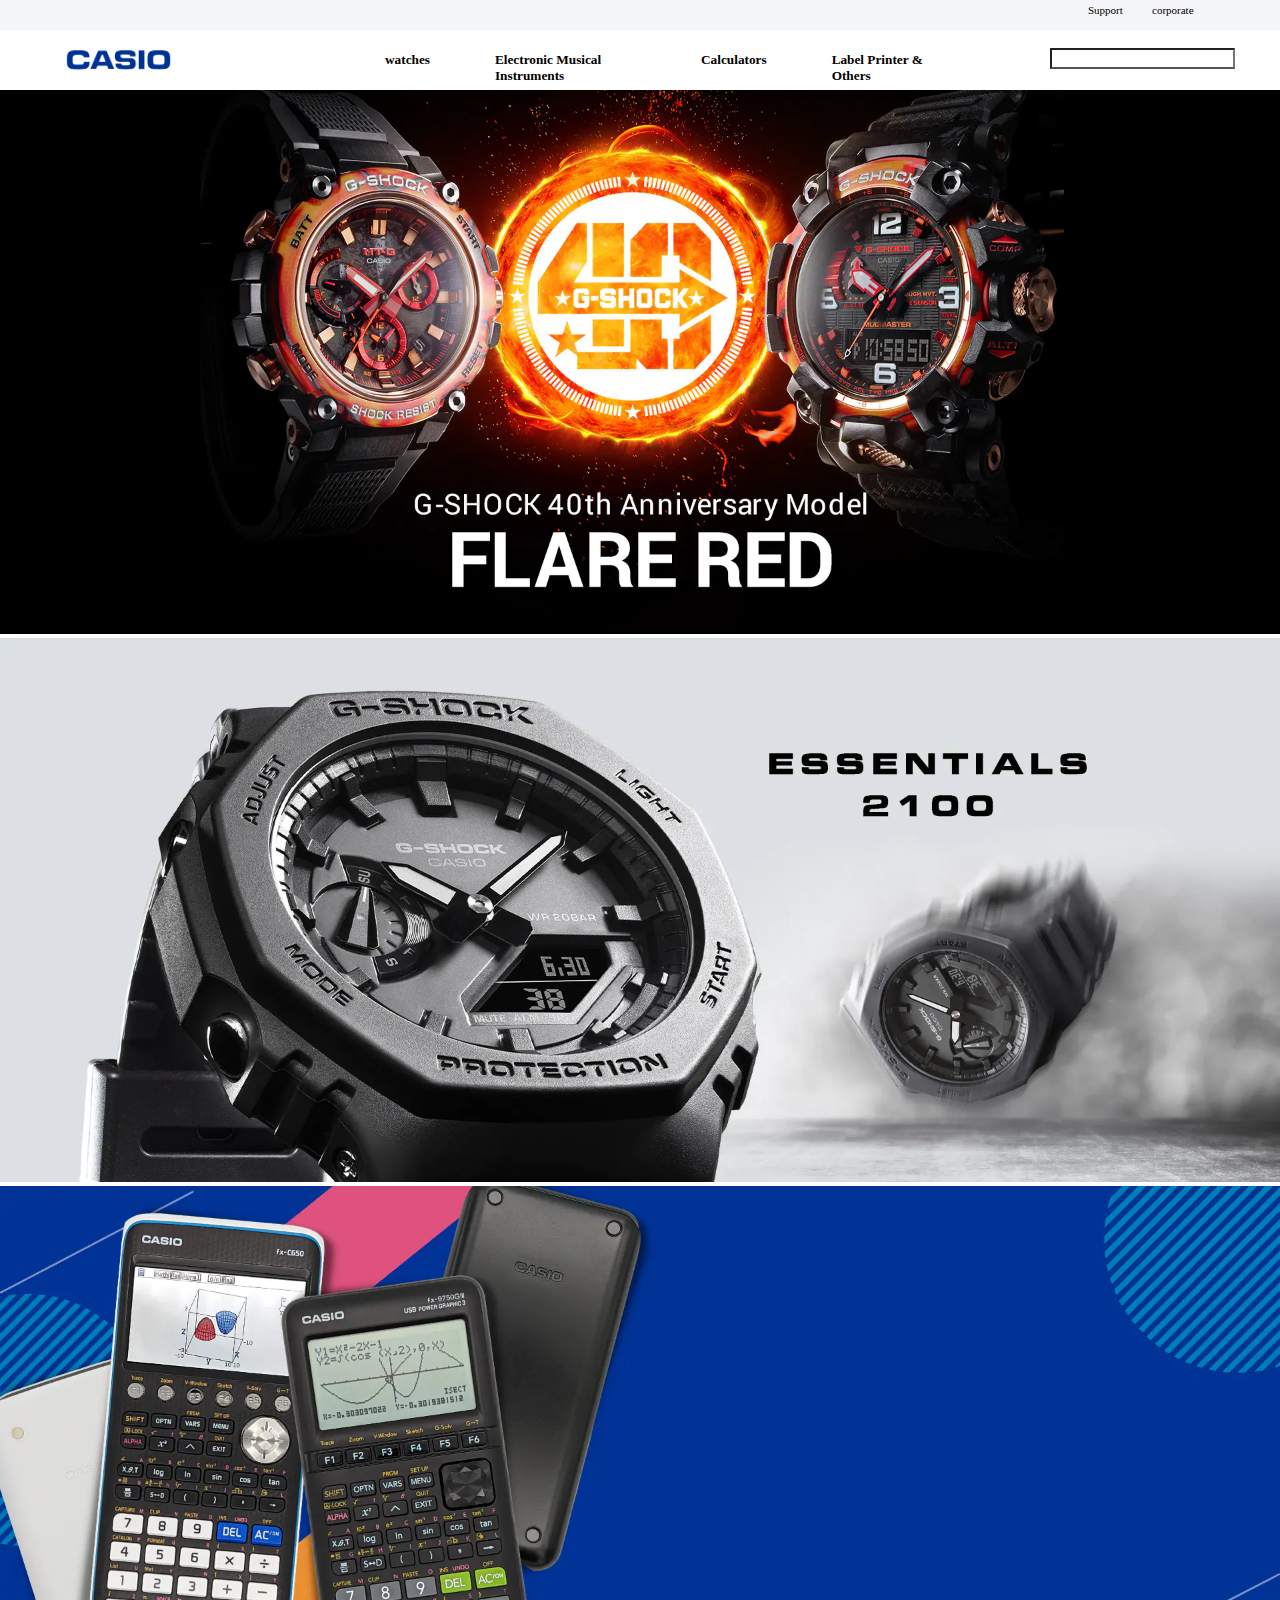
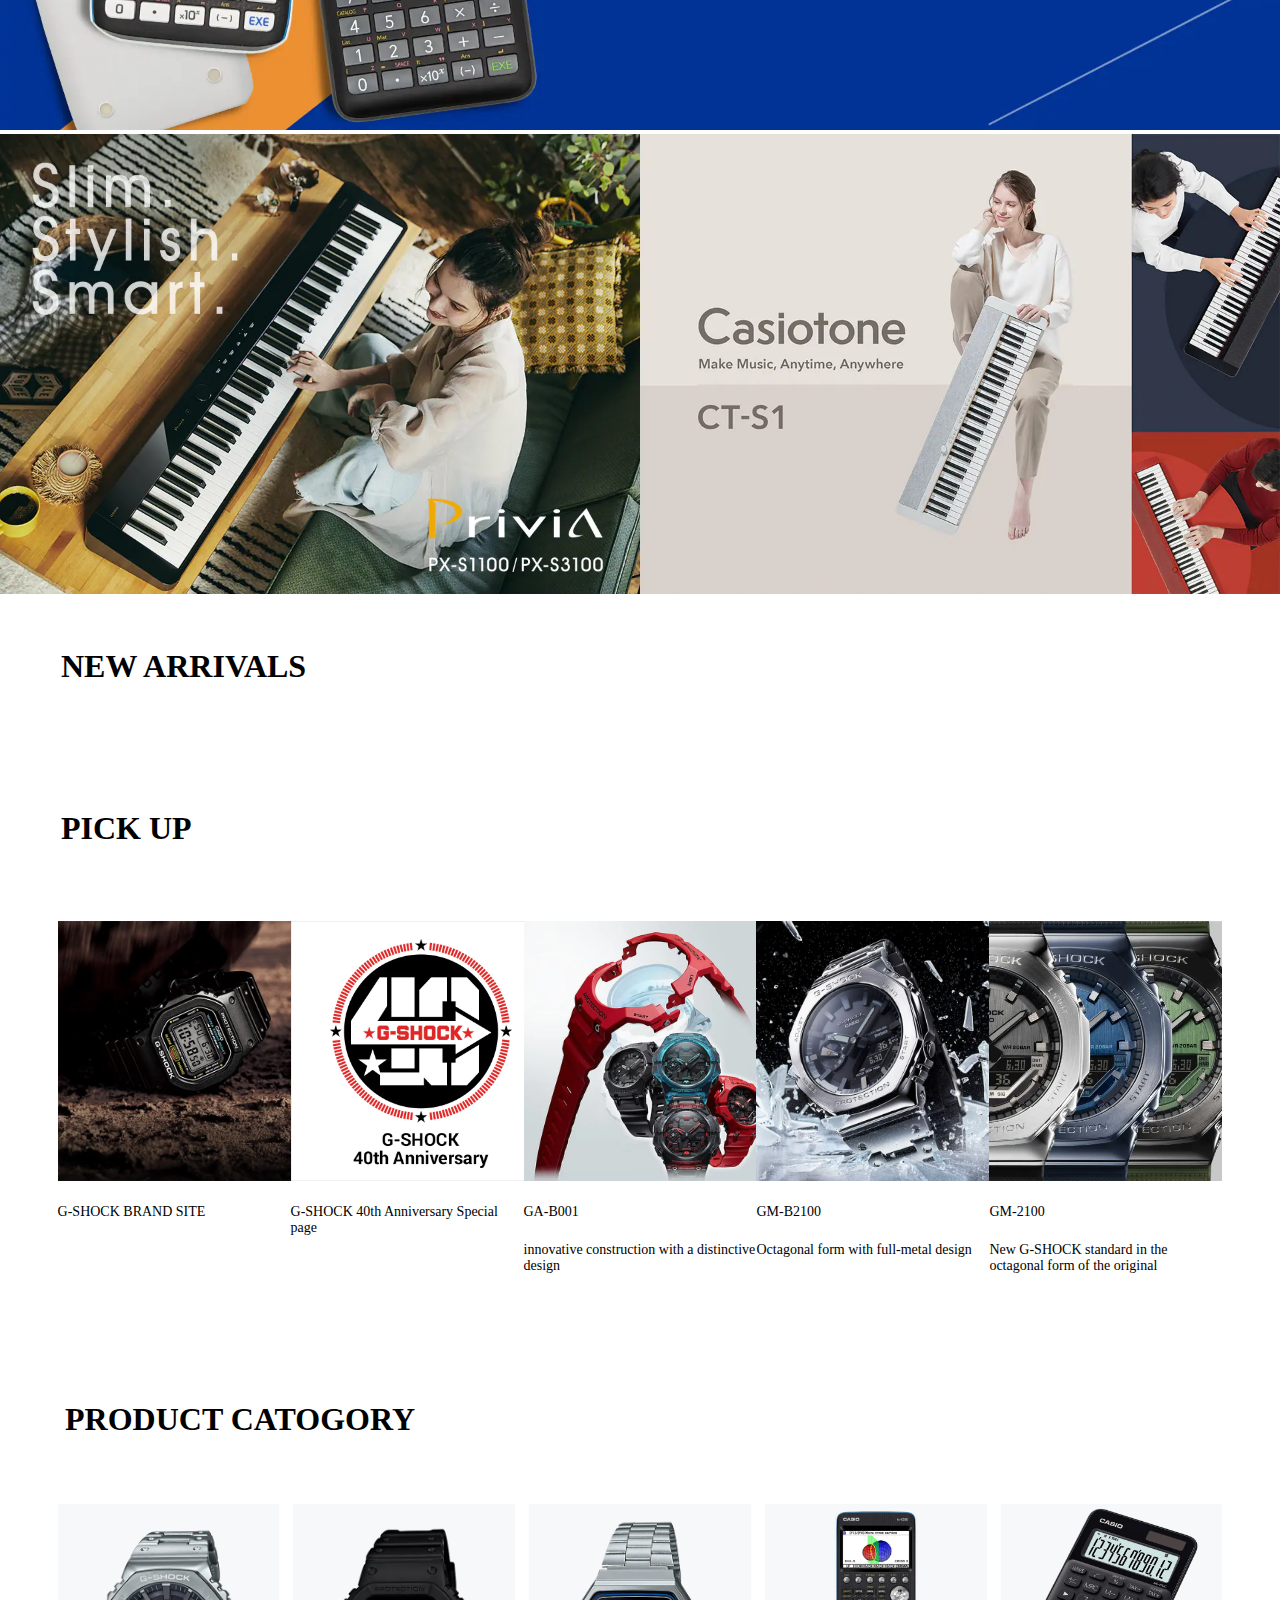
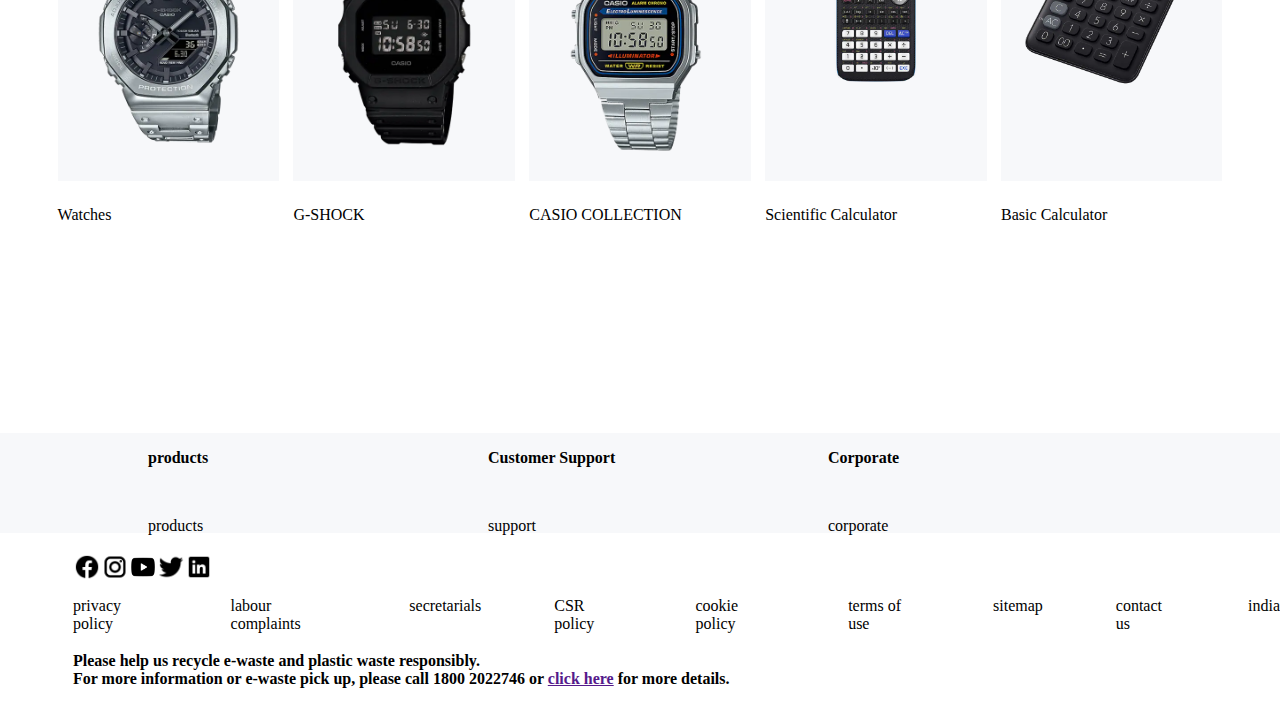
<file: index.html>
<!DOCTYPE html>
<html lang="en">
<head>
    <meta charset="UTF-8">
    <meta http-equiv="X-UA-Compatible" content="IE=edge">
    <meta name="viewport" content="width=device-width, initial-scale=1.0">
    <title>Document</title>
    <link rel="stylesheet" href="casio.css" type="text/css">
</head>
<body>
     <div class="top-head">
             <div class="top-head-left">

             </div>
             <div class="top-head-centre"><a class="link-top-one" href="">Support</a></div>
             <div class="top-head-right"><a class="link-top-two" href="">corporate</a></div>
                
            
     </div>
     <div class="bottom-head">
        <div class="casio-img">
            <img src="clogo.jpg" alt="">
        </div>
        <div class="head-centre">
              <div><h5>watches</h5></div>
              <div><h5>Electronic Musical Instruments</h5></div>
              <div><h5>Calculators</h5></div>
              <div><h5>Label Printer & Others</h5></div>
        </div>
         <div class="head-right">
            <input type="search">
                 
         </div>

     </div>
     <img class="firstimage" src="firstimage.jpg" alt="">
     <img class="image-two" src="secondimage.jpg" alt="">
     <img class="image-three" src="thirdimage.jpg" alt="">
     <img class="image-four" src="fourthimage.jpg" alt="">

     <h2 class="newarrival">NEW ARRIVALS</h2>
     <div class="null-div">

     </div>
     <h2 class="pickup">PICK UP</h2>

     <div class="multiple-img">
           <div class="column">
            <img class="img-one" src="firstw.jpg" alt="">
            
           </div>
           <div class="column">
            <img class="img-two" src="secindw.jpg" alt="">
            
           </div>
           <div class="column">
            <img class="img-three" src="thirdw.jpg" alt="">
           

           </div>
           <div class="column">
            <img class="img-four" src="fourthw.jpg" alt="">
            
        </div>
           <div class="column">
            <img class="img-five" src="fifthw.jpg" alt="">
           
        </div>
     </div>
     <div class="img-down-text">
        <div class="down-text">
              <p>G-SHOCK BRAND SITE</p>
        </div>
        <div class="down-text">
              <P>G-SHOCK 40th Anniversary Special page</P>
        </div>
        <div class="down-text">
           <p>GA-B001</p><br>
           <p class="small-text">innovative construction with a distinctive design</p>
        </div>
        <div class="down-text">
             <P>GM-B2100</P><br>
             <p class="small-text">Octagonal form with full-metal design</p>
        </div>
        <div class="down-text">
             <P>GM-2100</P><br>
             <p class="small-text">New G-SHOCK standard in the octagonal form of the original</p>
        </div>

     </div>
     <h2 class="product-catogory">PRODUCT CATOGORY</h2>
     <div class="products">
           <div class="p-one">
                <img class="pcolumn" src="watches.jpg" alt="">
           </div>
           <div class="p-two">
                 <img class="pcolumn" src="gshock.jpg" alt="">
           </div>
           <div class="p-three">
                  <img class="pcolumn" src="silverwatch.jpg" alt="">
           </div>
           <div class="p-four">
                  <img class="pcolumn" src="calculator.jpg" alt="">
           </div>
           <div class="p-five">
                  <img class="pcolumn" src="basiccalculator.jpg" alt="">
           </div>
     </div>
     <div class="products-name">
      <div class="p-none">
           <p>Watches</p>
      </div>
      <div class="p-ntwo">
            <p>G-SHOCK</p>
      </div>
      <div class="p-nthree">
            <P>CASIO COLLECTION</P>
      </div>
      <div class="p-nfour">
            <p> Scientific Calculator</p>
      </div>
      <div class="p-nfive">
             <p>Basic Calculator</p>
      </div>
</div>
<div class="last-one">
      <div class="null"></div>
      <div class="last-conea">
            <p class="phead">products</p><br>
            <p>products</p>

      </div>
      <div class="last-coneb">
            <p class="phead">Customer Support</p><br>
            <p>support</p>
      </div>
      <div class="last-conec">
            <p class="phead">Corporate</p><br>
            <p>corporate</p>
            
      </div>
</div>
<div class="icons">
      <img src="facebook.jpg" alt="">
      <img src="instagram.jpg" alt="">
      <img src="youtube.jpg" alt="">
      <img src="twitter.jpg" alt="">
      <img src="linkedin.jpg" alt="">
</div>
<div class="privacypolicy">
      <p>privacy policy</p>
      <p>labour complaints</p>
      <p>secretarials</p>
      <p>CSR policy</p>
      <p>cookie policy</p>
      <p>terms of use</p>
      <p>sitemap</p>
      <p>contact us</p>
      <p>india</p>

</div>
<div class="thelast"></div>
    <h4>Please help us recycle e-waste and plastic waste responsibly. <br>
      For more information or e-waste pick up, please call 1800 2022746 or <a href="">click here</a>  for more details.</h>
</body>
</html>
</file>
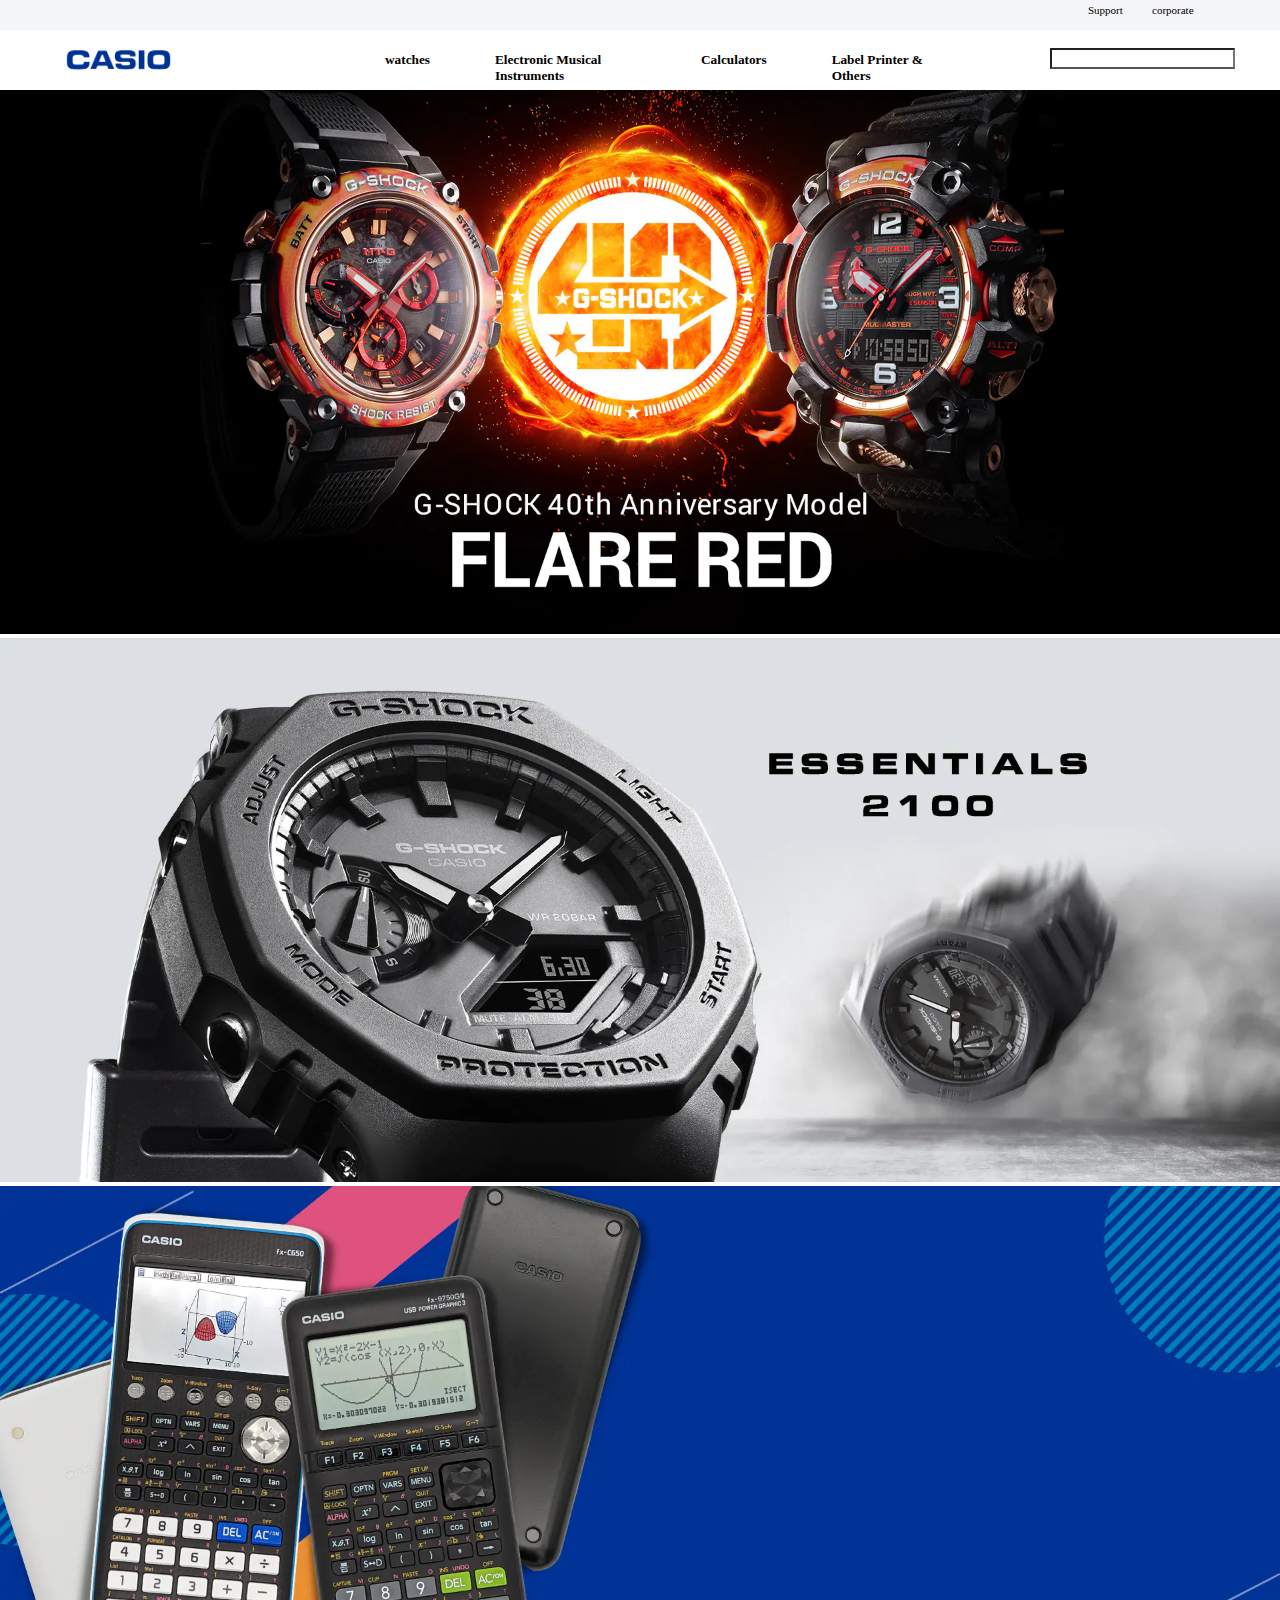
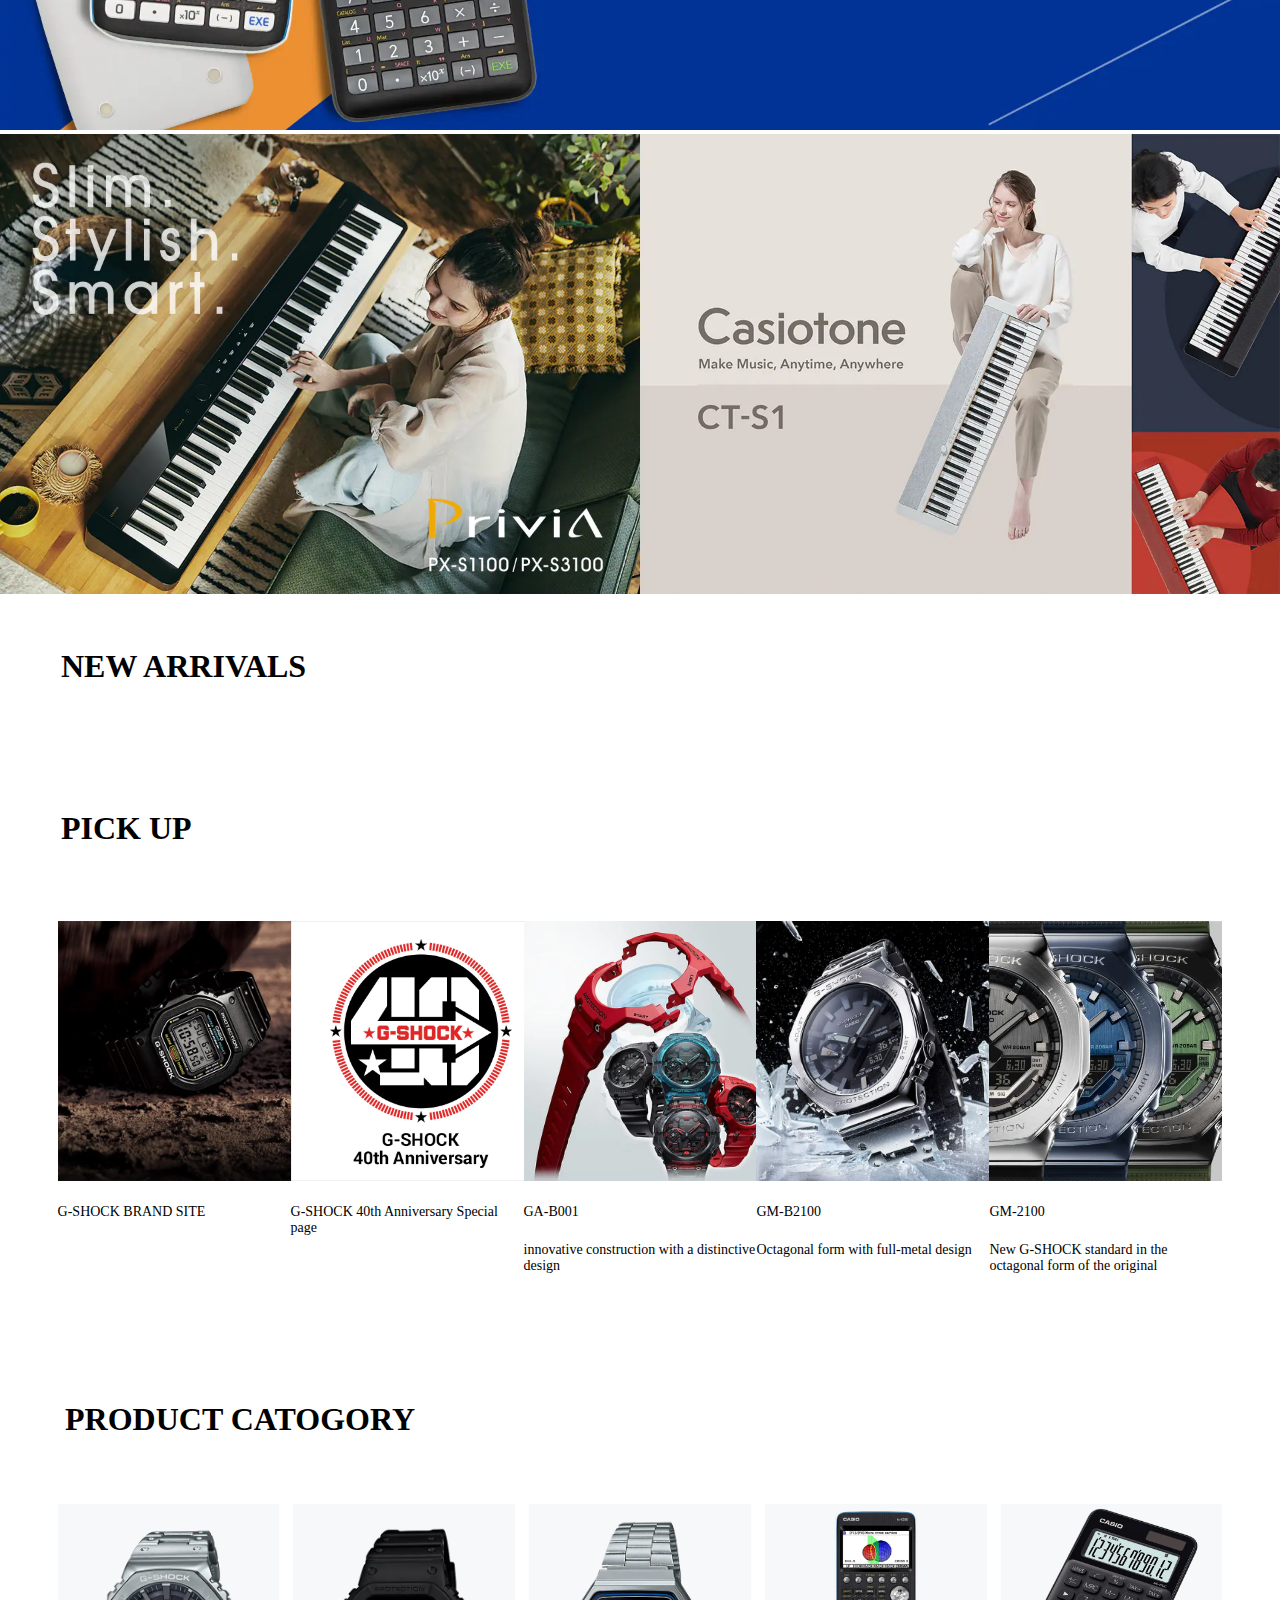
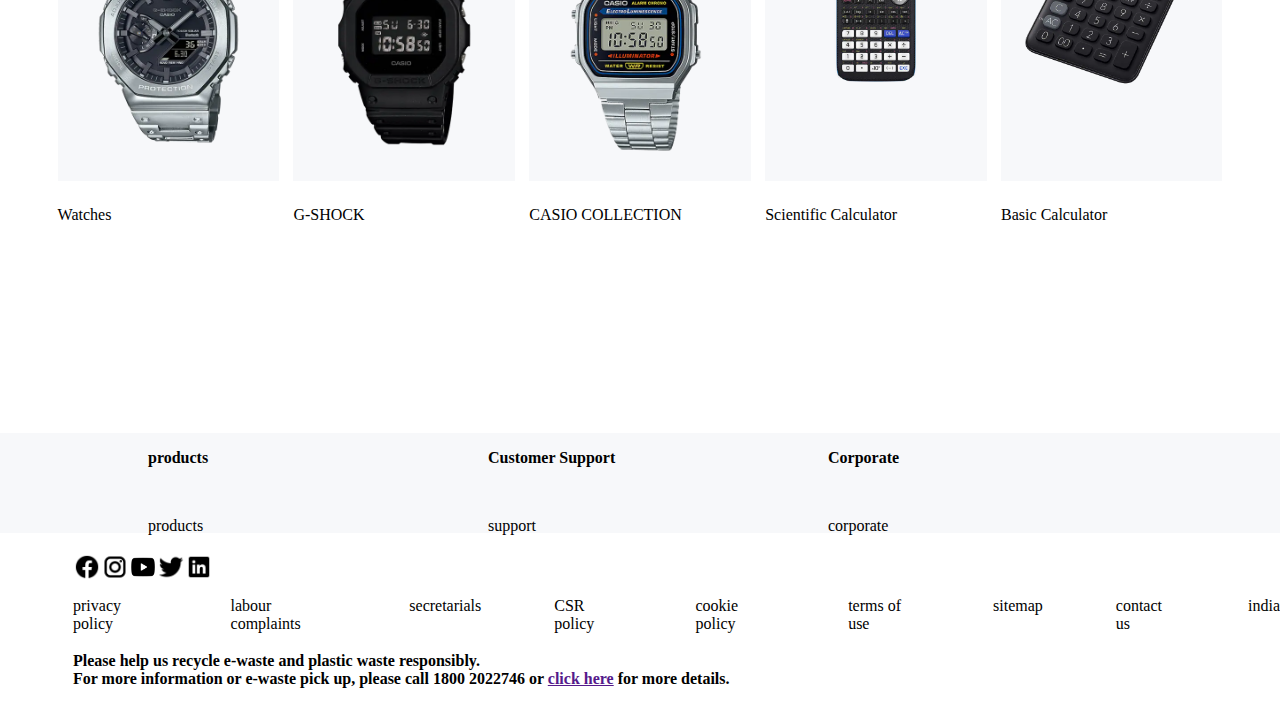
<file: casio.html>
<!DOCTYPE html>
<html lang="en">
<head>
    <meta charset="UTF-8">
    <meta http-equiv="X-UA-Compatible" content="IE=edge">
    <meta name="viewport" content="width=device-width, initial-scale=1.0">
    <title>Document</title>
    <link rel="stylesheet" href="casio.css" type="text/css">
</head>
<body>
     <div class="top-head">
             <div class="top-head-left">

             </div>
             <div class="top-head-centre"><a class="link-top-one" href="">Support</a></div>
             <div class="top-head-right"><a class="link-top-two" href="">corporate</a></div>
                
            
     </div>
     <div class="bottom-head">
        <div class="casio-img">
            <img src="clogo.jpg" alt="">
        </div>
        <div class="head-centre">
              <div><h5>watches</h5></div>
              <div><h5>Electronic Musical Instruments</h5></div>
              <div><h5>Calculators</h5></div>
              <div><h5>Label Printer & Others</h5></div>
        </div>
         <div class="head-right">
            <input type="search">
                 
         </div>

     </div>
     <img class="firstimage" src="firstimage.jpg" alt="">
     <img class="image-two" src="secondimage.jpg" alt="">
     <img class="image-three" src="thirdimage.jpg" alt="">
     <img class="image-four" src="fourthimage.jpg" alt="">

     <h2 class="newarrival">NEW ARRIVALS</h2>
     <div class="null-div">

     </div>
     <h2 class="pickup">PICK UP</h2>

     <div class="multiple-img">
           <div class="column">
            <img class="img-one" src="firstw.jpg" alt="">
            
           </div>
           <div class="column">
            <img class="img-two" src="secindw.jpg" alt="">
            
           </div>
           <div class="column">
            <img class="img-three" src="thirdw.jpg" alt="">
           

           </div>
           <div class="column">
            <img class="img-four" src="fourthw.jpg" alt="">
            
        </div>
           <div class="column">
            <img class="img-five" src="fifthw.jpg" alt="">
           
        </div>
     </div>
     <div class="img-down-text">
        <div class="down-text">
              <p>G-SHOCK BRAND SITE</p>
        </div>
        <div class="down-text">
              <P>G-SHOCK 40th Anniversary Special page</P>
        </div>
        <div class="down-text">
           <p>GA-B001</p><br>
           <p class="small-text">innovative construction with a distinctive design</p>
        </div>
        <div class="down-text">
             <P>GM-B2100</P><br>
             <p class="small-text">Octagonal form with full-metal design</p>
        </div>
        <div class="down-text">
             <P>GM-2100</P><br>
             <p class="small-text">New G-SHOCK standard in the octagonal form of the original</p>
        </div>

     </div>
     <h2 class="product-catogory">PRODUCT CATOGORY</h2>
     <div class="products">
           <div class="p-one">
                <img class="pcolumn" src="watches.jpg" alt="">
           </div>
           <div class="p-two">
                 <img class="pcolumn" src="gshock.jpg" alt="">
           </div>
           <div class="p-three">
                  <img class="pcolumn" src="silverwatch.jpg" alt="">
           </div>
           <div class="p-four">
                  <img class="pcolumn" src="calculator.jpg" alt="">
           </div>
           <div class="p-five">
                  <img class="pcolumn" src="basiccalculator.jpg" alt="">
           </div>
     </div>
     <div class="products-name">
      <div class="p-none">
           <p>Watches</p>
      </div>
      <div class="p-ntwo">
            <p>G-SHOCK</p>
      </div>
      <div class="p-nthree">
            <P>CASIO COLLECTION</P>
      </div>
      <div class="p-nfour">
            <p> Scientific Calculator</p>
      </div>
      <div class="p-nfive">
             <p>Basic Calculator</p>
      </div>
</div>
<div class="last-one">
      <div class="null"></div>
      <div class="last-conea">
            <p class="phead">products</p><br>
            <p>products</p>

      </div>
      <div class="last-coneb">
            <p class="phead">Customer Support</p><br>
            <p>support</p>
      </div>
      <div class="last-conec">
            <p class="phead">Corporate</p><br>
            <p>corporate</p>
            
      </div>
</div>
<div class="icons">
      <img src="facebook.jpg" alt="">
      <img src="instagram.jpg" alt="">
      <img src="youtube.jpg" alt="">
      <img src="twitter.jpg" alt="">
      <img src="linkedin.jpg" alt="">
</div>
<div class="privacypolicy">
      <p>privacy policy</p>
      <p>labour complaints</p>
      <p>secretarials</p>
      <p>CSR policy</p>
      <p>cookie policy</p>
      <p>terms of use</p>
      <p>sitemap</p>
      <p>contact us</p>
      <p>india</p>

</div>
<div class="thelast"></div>
    <h4>Please help us recycle e-waste and plastic waste responsibly. <br>
      For more information or e-waste pick up, please call 1800 2022746 or <a href="">click here</a>  for more details.</h>
</body>
</html>
</file>
<file: casio.css>
body{
    margin: 0;
    width: 100%;
   
}
.top-head{
    display: flex;
    width: 100%;
    height: 30px;
     background-color: #f4f5f8;
}
.top-head-left{
    width: 85%;
    

}
input{
    border-bottom-color: #000;
    margin-top: 18px;
    margin-left: 116px;
    
}


.top-head-centre , .top-head-righ{
    width: 5%;
    

}
.link-top-one, .link-top-two{
    text-decoration: none;
    color: #000;
    text-align: center;
    font-size: 11px;
}
.bottom-head{
    display: flex;
    width: 100%;
    height: 60px;
    
}
.casio-img{
   
    width:25%;
}
.casio-img img{
    height: 100%;
    margin-left: 65px;
}
.head-centre{
    display: flex;
    
    width: 48%;
}
.head-centre h5{
    margin-left: 65px;
}




.firstimage, .image-two, .image-three, .image-four{
    width: 100%;
}
.newarrival{
    font-weight: 700;
    font-size: 2pc;
    line-height: 1.6;
    padding-top: 1rem;
    padding-bottom: 2rem;
    margin-left: 61px;
}
.null-div{
    
    width: 100%;
    height: 10px;
}
.pickup{
    font-weight: 700;
    font-size: 2pc;
    line-height: 1.6;
    padding-top: 1rem;
    padding-bottom: 2rem;
    margin-left: 61px;
}
.multiple-img{
    
    width: 91%;
    margin-left: 4.5%;
    height: 277px;
    display: flex;
    flex: 33.33%;
  
}
.column{
    width: 20%;
    position: relative;
    margin: auto;
    overflow: hidden;
    
}
.column img{
    
    display: block;
    transform: scale(1);
}
.img-one, .img-two, .img-three, .img-four, .img-five{
    height: 260px;
}
.column:hover img {
    transform: scale(1.2);
}

.img-down-text{
    display: flex;
    height: 130px;
    width: 91%;
    margin-left: 4.5%;
    
}
.down-text{
    width: 20%;
}
.down-text p{
    font-size: 14px;
}
.small-text{
    font-size: 6px;
    margin-top: -10px;
}
.product-catogory{
    font-weight: 700;
    font-size: 2pc;
    line-height: 1.6;
    padding-top: 3rem;
    padding-bottom: 2rem;
    margin-left: 65px;
}
.products{
    
    width: 91%;
    margin-left: 4.5%;
    height: 277px;
    display: flex;
    flex: 33.33%;
    justify-content: space-between;
}
.p-one, .p-two, .p-three, .p-four, .p-five{
    background-color: #f7f8fa;
    height: 100%;
    display: block;
    width: 19%;
}
.products img{
    max-width: 100%;
    max-height: 100%;

}
.pcolumn{
    position: relative;
    margin: auto;
    overflow: hidden;
}
.pcolumn:hover img {
    transform: scale(1.2);
}
.products-name{
    
    width: 91%;
    margin-left: 4.5%;
    height: 127px;
    display: flex;
    flex: 33.33%;
    justify-content: space-between;
}
.p-none, .p-ntwo, .p-nthree, .p-nfour, .p-nfive{
    background-color: white;
    height: 100%;
    display: block;
    width: 19%;
}
.products-name p{
    margin-top: 25px;
}
.last-one{
    margin-top: 125px;
    display: flex;
    width: 100%;
    height: 100px;
    background-color: #f7f8fa;
    
    
}
.null{
    width: 10%;
}
.last-conea, .last-coneb, .last-conec{
    width: 25%;
    height: 100%;
    
    margin-left: 20px;
}
.phead{
    font-weight:bold;
}
.icons{
    display: flex;
    width: 100%;
    height: 28px;
    
    margin-top: 20px;
    margin-left: 73px;
    
}
.icons img{
    height: 100%;

}
.privacypolicy{
    display: flex;
    width: 100%;
    height: 10px;
    
}
.privacypolicy p{
    margin-left: 73px;
}
.thelast{
     width: 100%;
     height: 40px;
     
}
.thelast, h4{
    margin-left: 73px;
}
</file>
